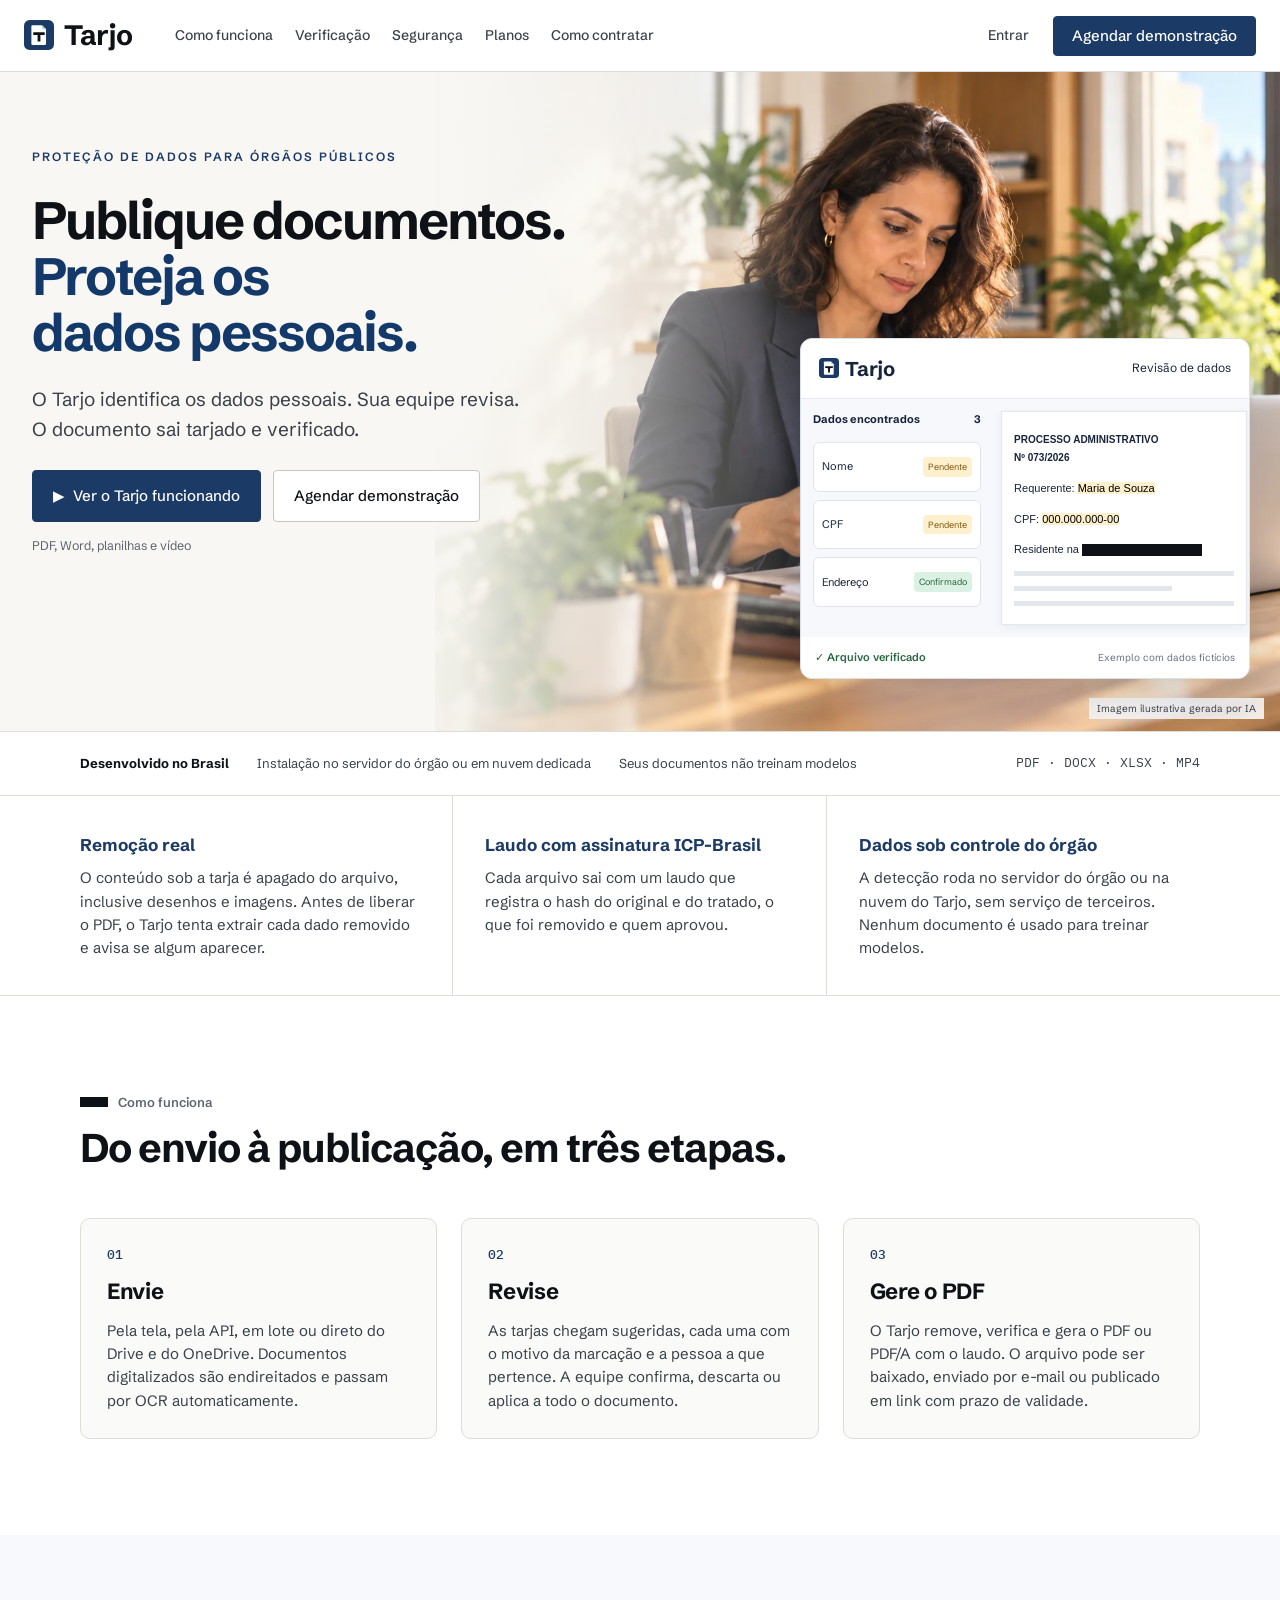
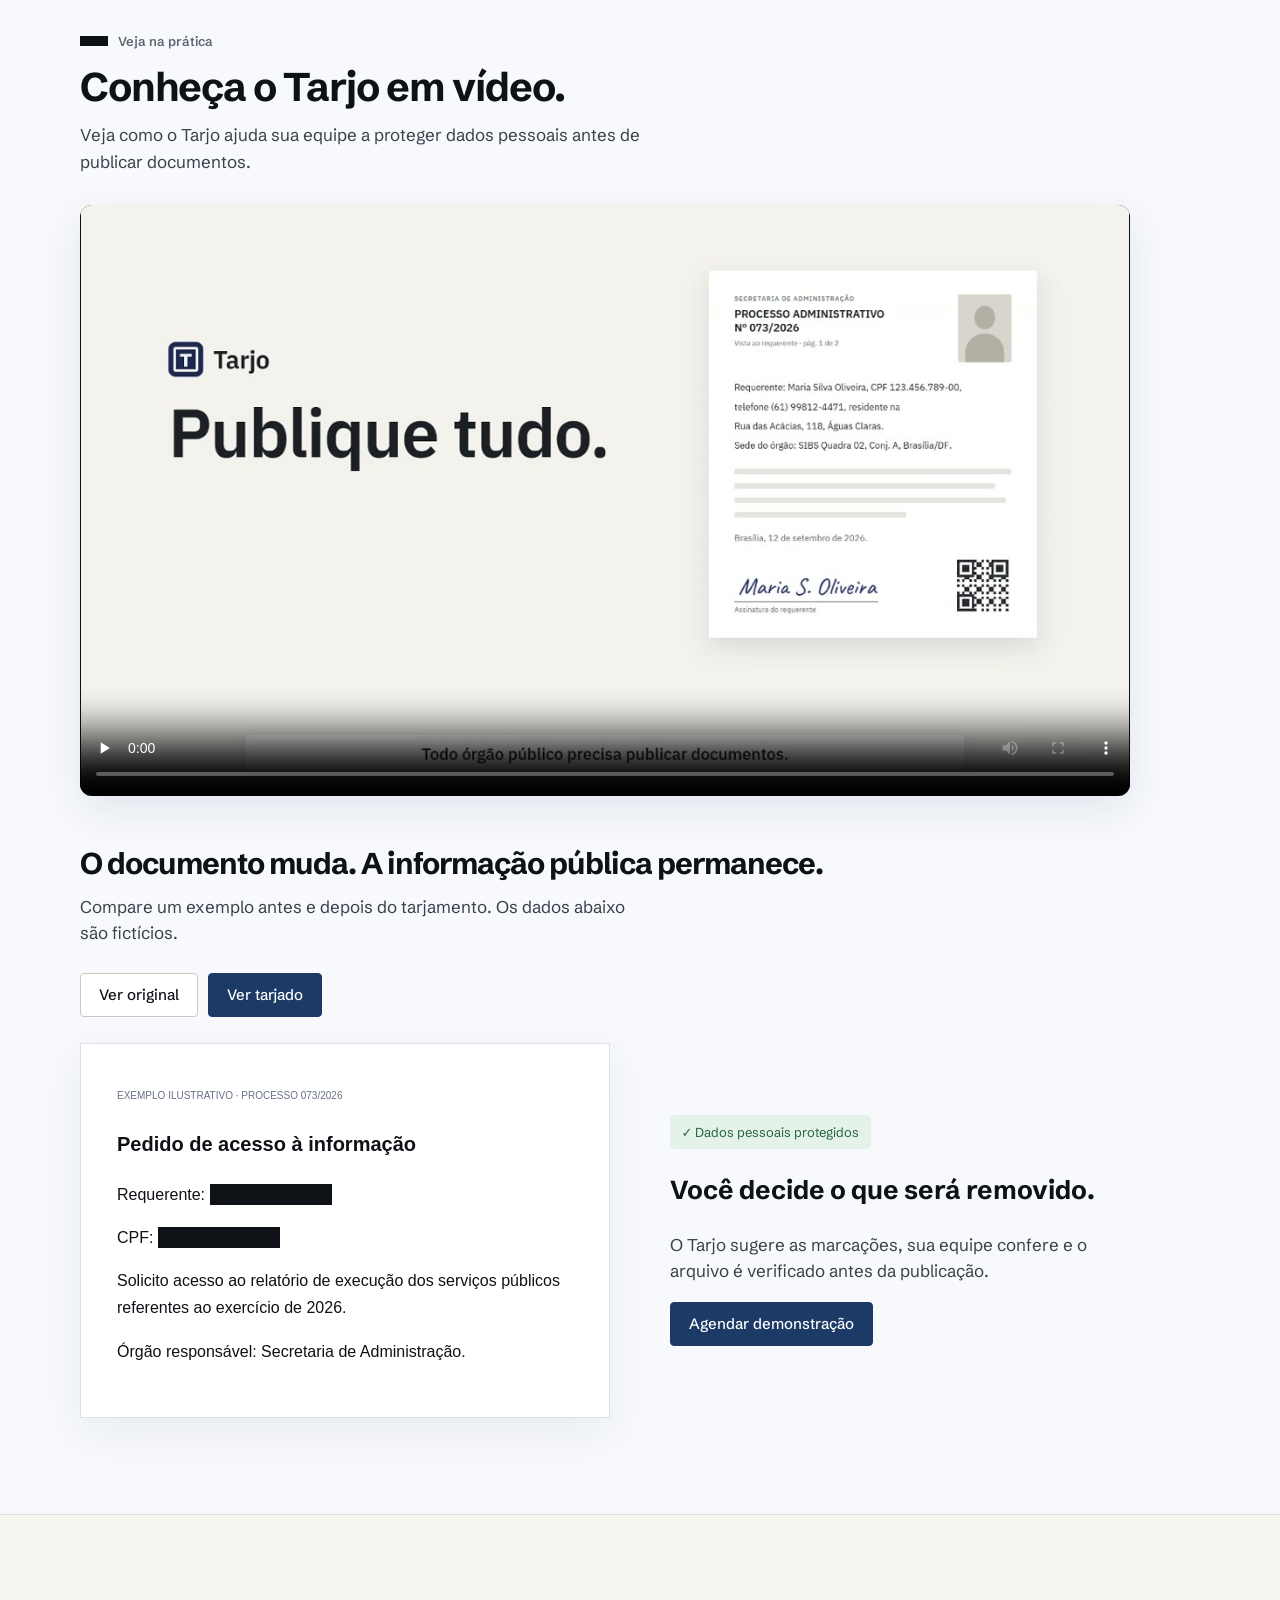
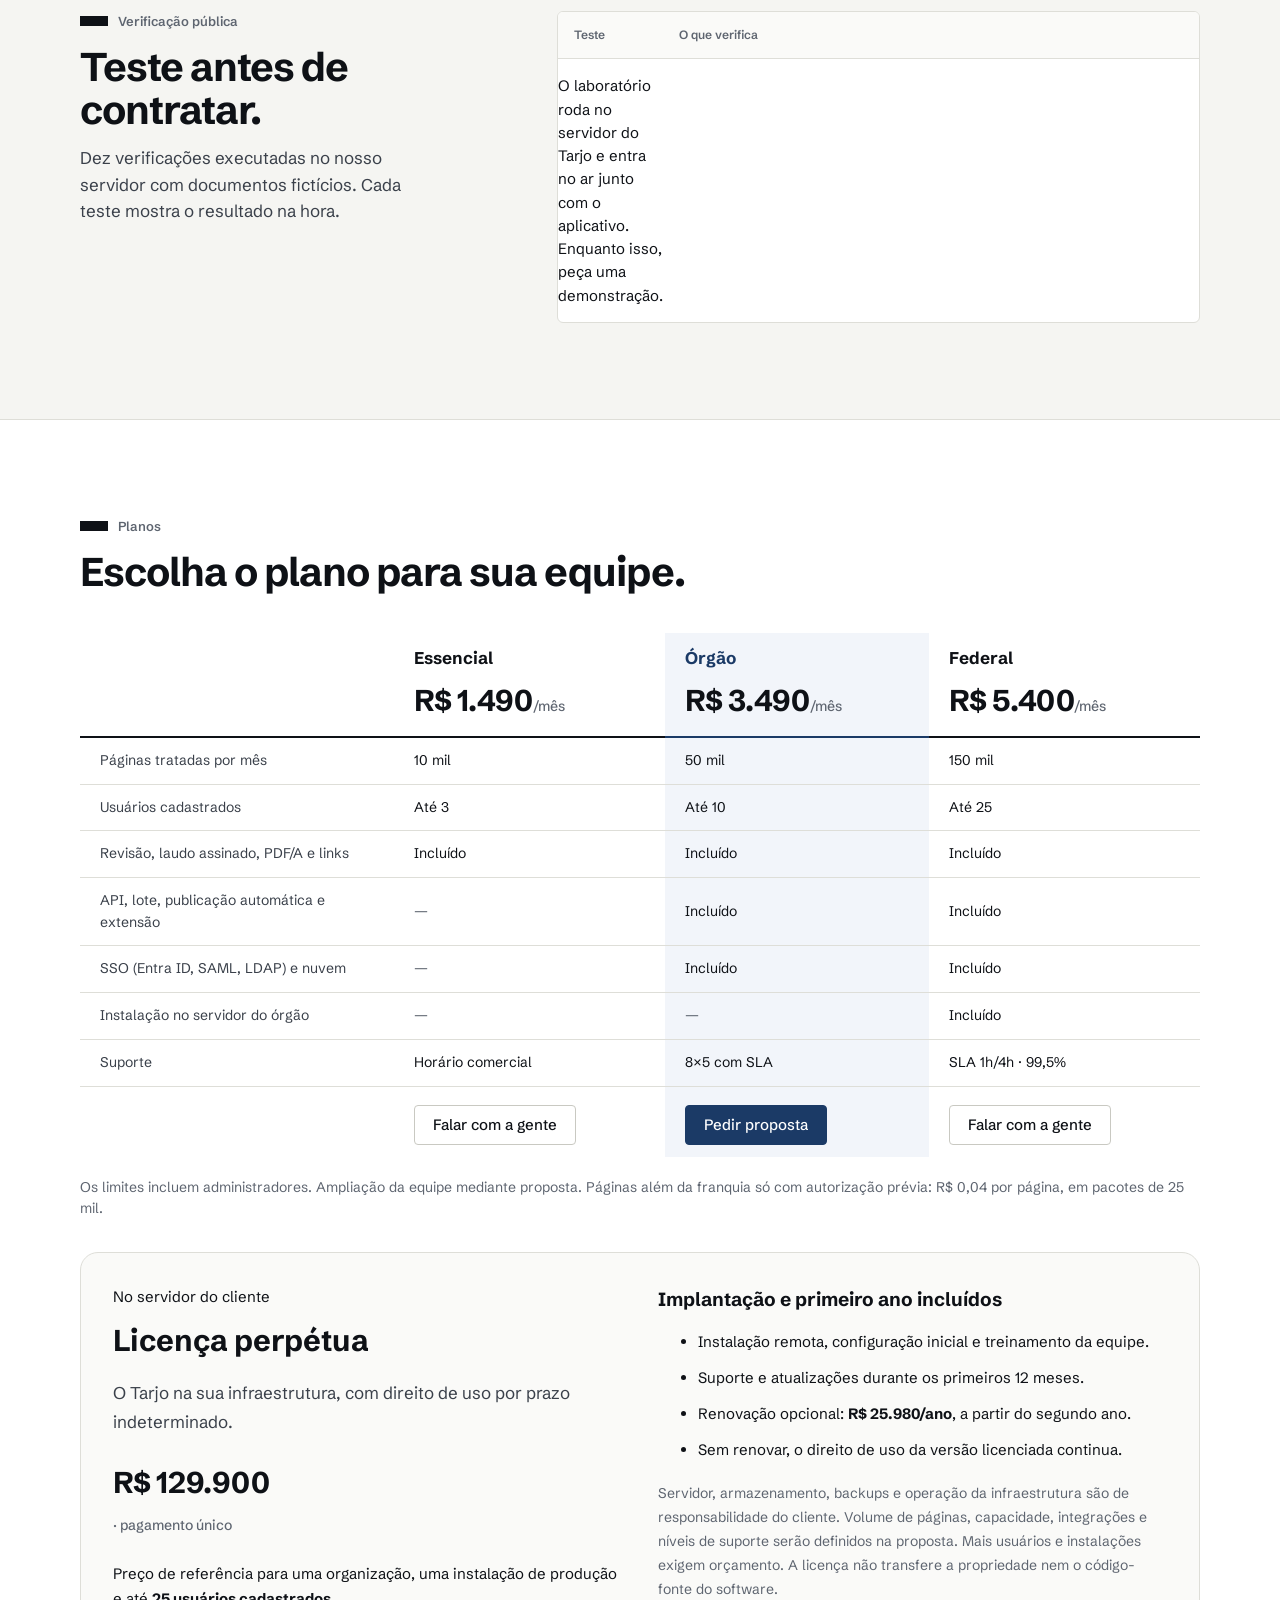
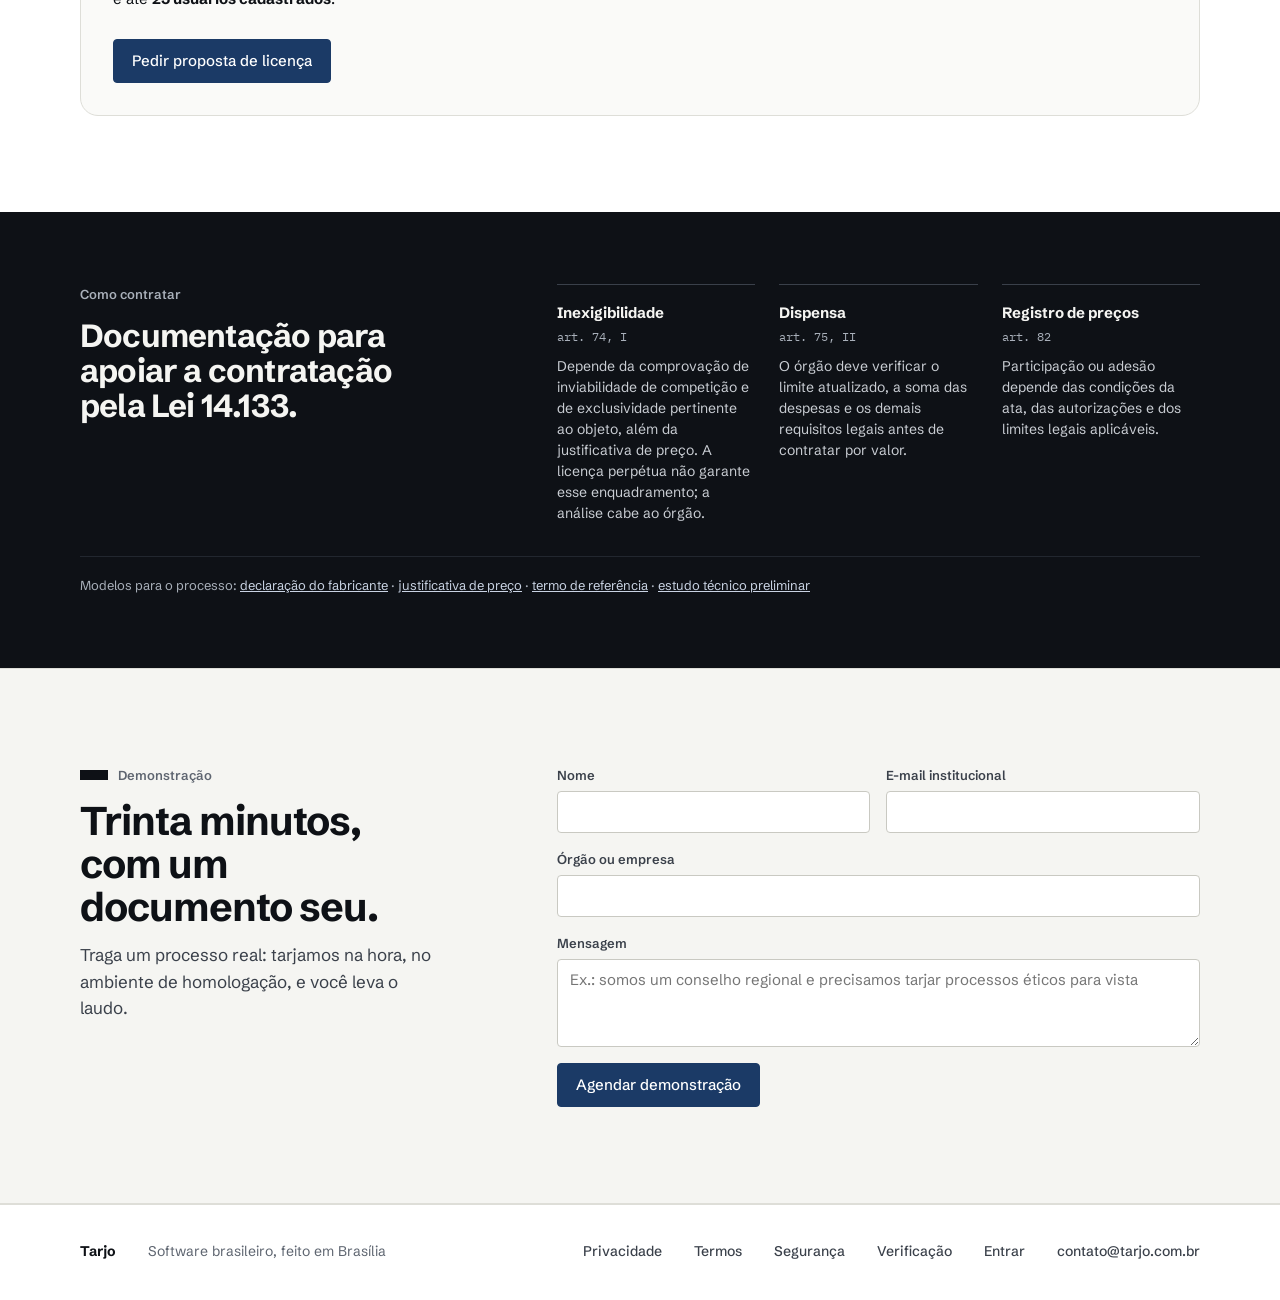
<file: index.html>
<!doctype html>
<html lang="pt-BR">
<head>
<meta charset="utf-8">
<meta name="viewport" content="width=device-width, initial-scale=1">
<title>Tarjo — tarjamento definitivo de dados pessoais</title>
<meta name="description" content="O Tarjo localiza CPF, nome, endereço, rosto, assinatura e QR Code nos documentos que o órgão precisa publicar pela LAI. A equipe confere e o arquivo sai limpo, pesquisável e com laudo assinado.">
<link rel="icon" href="icon.svg" type="image/svg+xml">
<meta property="og:title" content="Tarjo — tarjamento definitivo de dados pessoais">
<meta property="og:description" content="Remoção real, verificação por extração e laudo assinado, para órgãos que publicam documentos pela LAI e cumprem a LGPD.">
<link rel="stylesheet" href="site.css?v=0e3a4068">
</head>
<body>

<header class="cab">
  <a class="marca" href="/"><img src="icon.svg" alt=""> Tarjo</a>
  <nav class="cab-nav" aria-label="Seções">
    <a href="#como">Como funciona</a><a href="#verificacao">Verificação</a><a href="#seguranca">Segurança</a><a href="#planos">Planos</a><a href="#contratar">Como contratar</a>
  </nav>
  <div class="esp"></div>
  <a class="nl" href="https://app.tarjo.com.br/entrar">Entrar</a>
  <a class="btn primario" href="#contato">Agendar demonstração</a>
</header>

<main>
<section class="hero">
  <img class="hero-foto" src="screens/revisao-humana.webp" alt="Cena ilustrativa de uma profissional revisando documentos no escritório" fetchpriority="high" width="1536" height="1024">
  <div class="hero-txt">
    <div class="hero-pre">Proteção de dados para órgãos públicos</div>
    <h1>Publique documentos.<br><span>Proteja os<br>dados pessoais.</span></h1>
    <p>O Tarjo identifica os dados pessoais. Sua equipe revisa. O documento sai tarjado e verificado.</p>
    <div class="hero-acoes"><a class="btn primario grande" href="#demonstracao"><span aria-hidden="true">▶</span> Ver o Tarjo funcionando</a><a class="btn grande" href="#contato">Agendar demonstração</a></div>
    <small>PDF, Word, planilhas e vídeo</small>
  </div>
  <div class="hero-produto" aria-label="Prévia ilustrativa da revisão de documentos">
    <div class="preview-cab"><b><img src="icon.svg" alt=""> Tarjo</b><span>Revisão de dados</span></div>
    <div class="preview-corpo">
      <div class="preview-lista"><b>Dados encontrados <span>3</span></b><div>Nome <em>Pendente</em></div><div>CPF <em>Pendente</em></div><div>Endereço <em class="confirmado">Confirmado</em></div></div>
      <div class="preview-pagina"><b>PROCESSO ADMINISTRATIVO<br>Nº 073/2026</b><p>Requerente: <mark>Maria de Souza</mark></p><p>CPF: <mark>000.000.000-00</mark></p><p>Residente na <span class="tj" style="width:120px" aria-label="endereço removido"></span></p><div class="linhas"></div><div class="linhas curta"></div><div class="linhas"></div></div>
    </div>
    <div class="preview-pe"><span>✓ Arquivo verificado</span><small>Exemplo com dados fictícios</small></div>
  </div>
  <div class="credito">Imagem ilustrativa gerada por IA</div>
</section>
<div class="faixa">
  <span class="forte">Desenvolvido no Brasil</span>
  <span>Instalação no servidor do órgão ou em nuvem dedicada</span>
  <span>Seus documentos não treinam modelos</span>
  <span class="mono dir">PDF · DOCX · XLSX · MP4</span>
</div>

<section class="pilares" id="seguranca">
  <div><h3>Remoção real</h3><p>O conteúdo sob a tarja é apagado do arquivo, inclusive desenhos e imagens. Antes de liberar o PDF, o Tarjo tenta extrair cada dado removido e avisa se algum aparecer.</p></div>
  <div><h3>Laudo com assinatura ICP-Brasil</h3><p>Cada arquivo sai com um laudo que registra o hash do original e do tratado, o que foi removido e quem aprovou.</p></div>
  <div><h3>Dados sob controle do órgão</h3><p>A detecção roda no servidor do órgão ou na nuvem do Tarjo, sem serviço de terceiros. Nenhum documento é usado para treinar modelos.</p></div>
</section>

<section class="bloco" id="como">
  <div class="sec"><i></i>Como funciona</div>
  <h2 class="h2">Do envio à publicação, em três etapas.</h2>
  <div class="etapas">
    <div><div class="mono n">01</div><h3>Envie</h3><p>Pela tela, pela API, em lote ou direto do Drive e do OneDrive. Documentos digitalizados são endireitados e passam por OCR automaticamente.</p></div>
    <div><div class="mono n">02</div><h3>Revise</h3><p>As tarjas chegam sugeridas, cada uma com o motivo da marcação e a pessoa a que pertence. A equipe confirma, descarta ou aplica a todo o documento.</p></div>
    <div><div class="mono n">03</div><h3>Gere o PDF</h3><p>O Tarjo remove, verifica e gera o PDF ou PDF/A com o laudo. O arquivo pode ser baixado, enviado por e-mail ou publicado em link com prazo de validade.</p></div>
  </div>
</section>

<section class="bloco demo" id="demonstracao" aria-labelledby="demo-titulo">
  <div class="sec"><i></i>Veja na prática</div>
  <h2 class="h2" id="demo-titulo">Conheça o Tarjo em vídeo.</h2>
  <p class="lead">Veja como o Tarjo ajuda sua equipe a proteger dados pessoais antes de publicar documentos.</p>
  <video class="demo-video" controls preload="none" poster="video/poster.jpg" playsinline aria-label="Vídeo institucional do Tarjo">
    <source src="video/tarjo-institucional.mp4" type="video/mp4">
    Seu navegador não consegue reproduzir este vídeo. <a href="video/tarjo-institucional.mp4">Abra o vídeo institucional do Tarjo.</a>
  </video>
  <h3 class="h2 demo-comparacao">O documento muda. A informação pública permanece.</h3>
  <p class="lead">Compare um exemplo antes e depois do tarjamento. Os dados abaixo são fictícios.</p>
  <div class="demo-botoes" role="group" aria-label="Versão do exemplo"><button class="btn" data-versao="original" aria-pressed="false">Ver original</button><button class="btn primario" data-versao="tarjado" aria-pressed="true">Ver tarjado</button></div>
  <div class="demo-documento" data-tarjado="true">
    <div class="demo-papel"><small>EXEMPLO ILUSTRATIVO · PROCESSO 073/2026</small><h3>Pedido de acesso à informação</h3><p>Requerente: <span class="dado">Maria de Souza</span></p><p>CPF: <span class="dado">000.000.000-00</span></p><p>Solicito acesso ao relatório de execução dos serviços públicos referentes ao exercício de 2026.</p><p>Órgão responsável: Secretaria de Administração.</p></div>
    <div class="demo-explica"><span class="demo-selo">✓ Dados pessoais protegidos</span><h3>Você decide o que será removido.</h3><p>O Tarjo sugere as marcações, sua equipe confere e o arquivo é verificado antes da publicação.</p><a class="btn primario" href="#contato">Agendar demonstração</a></div>
  </div>
</section>

<section class="bloco papel grade12" id="verificacao">
  <div class="g-esq">
    <div class="sec"><i></i>Verificação pública</div>
    <h2 class="h2">Teste antes de contratar.</h2>
    <p class="lead">Dez verificações executadas no nosso servidor com documentos fictícios. Cada teste mostra o resultado na hora.</p>
  </div>
  <div class="g-dir tabela">
    <table>
      <thead><tr><th style="width:56px">Teste</th><th>O que verifica</th><th style="width:120px"></th></tr></thead>
      <tbody id="labGrid">
        <tr data-t="V1"><td class="mono">V1</td><td><b>Contexto.</b> Remove o endereço da pessoa e mantém o do órgão.</td><td class="d"><button class="lnk" data-run="V1">Rodar</button></td></tr>
        <tr data-t="V2"><td class="mono">V2</td><td><b>OCR.</b> Encontra dados em documento digitalizado, sem texto.</td><td class="d"><button class="lnk" data-run="V2">Rodar</button></td></tr>
        <tr data-t="V3"><td class="mono">V3</td><td><b>Imagem.</b> Tarja rosto, QR Code, assinatura e tatuagem.</td><td class="d"><button class="lnk" data-run="V3">Rodar</button></td></tr>
        <tr data-t="V4"><td class="mono">V4</td><td><b>Revisão.</b> Confirmar, descartar e tarjar manualmente.</td><td class="d"><button class="lnk" data-run="V4">Roteiro</button></td></tr>
        <tr data-t="V5"><td class="mono">V5</td><td><b>Irreversibilidade.</b> Nenhum dado removido pode ser recuperado.</td><td class="d"><button class="lnk" data-run="V5">Rodar</button></td></tr>
        <tr data-t="V6"><td class="mono">V6</td><td><b>Regras.</b> Aplica expressões e listas definidas pelo órgão.</td><td class="d"><button class="lnk" data-run="V6">Rodar</button></td></tr>
        <tr data-t="V7"><td class="mono">V7</td><td><b>API.</b> Envio, consulta e download com chave de acesso.</td><td class="d"><button class="lnk" data-run="V7">Rodar</button></td></tr>
        <tr data-t="V8"><td class="mono">V8</td><td><b>Desempenho.</b> Trata um processo de 105 páginas.</td><td class="d"><button class="lnk" data-run="V8">Rodar</button></td></tr>
        <tr data-t="V9"><td class="mono">V9</td><td><b>Publicação.</b> O portal só recebe a versão tratada.</td><td class="d"><button class="lnk" data-run="V9">Roteiro</button></td></tr>
        <tr data-t="V10"><td class="mono">V10</td><td><b>Lote.</b> Trata uma pasta inteira de uma vez.</td><td class="d"><button class="lnk" data-run="V10">Roteiro</button></td></tr>
      </tbody>
    </table>
  </div>
</section>

<section class="bloco" id="planos">
  <div class="sec"><i></i>Planos</div>
  <h2 class="h2">Escolha o plano para sua equipe.</h2>
  <div class="planos-rolar">
  <table class="planos">
    <thead><tr><th></th>
      <th><div class="p-nome">Essencial</div><div class="p-preco">R$ 1.490<span>/mês</span></div></th>
      <th class="dest"><div class="p-nome">Órgão</div><div class="p-preco">R$ 3.490<span>/mês</span></div></th>
      <th><div class="p-nome">Federal</div><div class="p-preco">R$ 5.400<span>/mês</span></div></th></tr></thead>
    <tbody>
      <tr><td>Páginas tratadas por mês</td><td>10 mil</td><td class="dest">50 mil</td><td>150 mil</td></tr>
      <tr><td>Usuários cadastrados</td><td>Até 3</td><td class="dest">Até 10</td><td>Até 25</td></tr>
      <tr><td>Revisão, laudo assinado, PDF/A e links</td><td>Incluído</td><td class="dest">Incluído</td><td>Incluído</td></tr>
      <tr><td>API, lote, publicação automática e extensão</td><td class="nao">—</td><td class="dest">Incluído</td><td>Incluído</td></tr>
      <tr><td>SSO (Entra ID, SAML, LDAP) e nuvem</td><td class="nao">—</td><td class="dest">Incluído</td><td>Incluído</td></tr>
      <tr><td>Instalação no servidor do órgão</td><td class="nao">—</td><td class="dest nao">—</td><td>Incluído</td></tr>
      <tr><td>Suporte</td><td>Horário comercial</td><td class="dest">8×5 com SLA</td><td>SLA 1h/4h · 99,5%</td></tr>
      <tr class="fim"><td></td><td><a class="btn" href="#contato" data-plano="Essencial">Falar com a gente</a></td><td class="dest"><a class="btn primario" href="#contato" data-plano="Órgão">Pedir proposta</a></td><td><a class="btn" href="#contato" data-plano="Federal">Falar com a gente</a></td></tr>
    </tbody>
  </table>
  </div>
  <p class="nota">Os limites incluem administradores. Ampliação da equipe mediante proposta. Páginas além da franquia só com autorização prévia: R$ 0,04 por página, em pacotes de 25 mil.</p>

  <article class="perpetua">
    <div><div class="pre">No servidor do cliente</div><h3>Licença perpétua</h3><p class="lead">O Tarjo na sua infraestrutura, com direito de uso por prazo indeterminado.</p><div class="p-preco">R$ 129.900<span> · pagamento único</span></div><p>Preço de referência para uma organização, uma instalação de produção e até <b>25 usuários cadastrados</b>.</p><a class="btn primario" href="#contato" data-plano="Licença perpétua — servidor do cliente">Pedir proposta de licença</a></div>
    <div><h4>Implantação e primeiro ano incluídos</h4><ul><li>Instalação remota, configuração inicial e treinamento da equipe.</li><li>Suporte e atualizações durante os primeiros 12 meses.</li><li>Renovação opcional: <b>R$ 25.980/ano</b>, a partir do segundo ano.</li><li>Sem renovar, o direito de uso da versão licenciada continua.</li></ul><p class="nota">Servidor, armazenamento, backups e operação da infraestrutura são de responsabilidade do cliente. Volume de páginas, capacidade, integrações e níveis de suporte serão definidos na proposta. Mais usuários e instalações exigem orçamento. A licença não transfere a propriedade nem o código-fonte do software.</p></div>
  </article>
</section>

<section class="contratar grade12" id="contratar">
  <div class="g-esq">
    <div class="pre">Como contratar</div>
    <h2>Documentação para apoiar a contratação pela Lei 14.133.</h2>
  </div>
  <div class="g-dir modalidades">
    <div><b>Inexigibilidade</b><div class="mono">art. 74, I</div><p>Depende da comprovação de inviabilidade de competição e de exclusividade pertinente ao objeto, além da justificativa de preço. A licença perpétua não garante esse enquadramento; a análise cabe ao órgão.</p></div>
    <div><b>Dispensa</b><div class="mono">art. 75, II</div><p>O órgão deve verificar o limite atualizado, a soma das despesas e os demais requisitos legais antes de contratar por valor.</p></div>
    <div><b>Registro de preços</b><div class="mono">art. 82</div><p>Participação ou adesão depende das condições da ata, das autorizações e dos limites legais aplicáveis.</p></div>
  </div>
  <div class="kit">Modelos para o processo: <a href="https://app.tarjo.com.br/kit/exclusividade">declaração do fabricante</a> · <a href="https://app.tarjo.com.br/kit/justificativa-preco">justificativa de preço</a> · <a href="https://app.tarjo.com.br/kit/tr">termo de referência</a> · <a href="https://app.tarjo.com.br/kit/etp">estudo técnico preliminar</a></div>
</section>

<section class="bloco papel grade12" id="contato">
  <div class="g-esq">
    <div class="sec"><i></i>Demonstração</div>
    <h2 class="h2">Trinta minutos, com um documento seu.</h2>
    <p class="lead">Traga um processo real: tarjamos na hora, no ambiente de homologação, e você leva o laudo.</p>
  </div>
  <form class="g-dir form" id="form">
    <label>Nome <input name="nome" required></label>
    <label>E-mail institucional <input name="email" type="email" required></label>
    <label class="full">Órgão ou empresa <input name="orgao"></label>
    <label class="full">Mensagem <textarea name="mensagem" rows="3" placeholder="Ex.: somos um conselho regional e precisamos tarjar processos éticos para vista"></textarea></label>
    <div class="full"><button class="btn primario grande" type="submit">Agendar demonstração</button> <span id="formMsg"></span></div>
  </form>
</section>

</main>
<footer class="rod">
  <span class="forte">Tarjo</span><span>Software brasileiro, feito em Brasília</span>
  <div class="esp"></div>
  <a class="nl" href="https://app.tarjo.com.br/privacidade">Privacidade</a><a class="nl" href="https://app.tarjo.com.br/termos">Termos</a><a class="nl" href="#seguranca">Segurança</a><a class="nl" href="#verificacao">Verificação</a><a class="nl" href="https://app.tarjo.com.br/entrar">Entrar</a><a class="nl" href="mailto:contato@tarjo.com.br">contato@tarjo.com.br</a>
</footer>

<script>
document.querySelectorAll('[data-versao]').forEach((b) => b.addEventListener('click', () => { const tarjado = b.dataset.versao === 'tarjado'; document.querySelector('.demo-documento').dataset.tarjado = String(tarjado); document.querySelectorAll('[data-versao]').forEach((a) => { const ativo = a === b; a.setAttribute('aria-pressed', String(ativo)); a.classList.toggle('primario', ativo); }); document.querySelector('.demo-selo').textContent = tarjado ? '✓ Dados pessoais protegidos' : 'Documento original · dados fictícios'; }));
const grid = document.getElementById('labGrid');
const esc = (s) => String(s ?? '').replace(/[&<>"]/g, (c) => ({ '&': '&amp;', '<': '&lt;', '>': '&gt;', '"': '&quot;' }[c]));
let TESTES = [];
function resumo(r) {
  if (!r || !r.id) return '';
  if (r.manual) return r.roteiro.map((l, i) => `${i + 1}. ${l}`).join('\n');
  const partes = [];
  if (r.aprovado != null) partes.push(r.aprovado ? 'Aprovado' : 'Reprovado');
  if (r.paginas) partes.push(`${r.paginas} páginas`);
  if (r.achados) partes.push(`${r.achados.length} tarjas: ` + [...new Set(r.achados.map((a) => a.tipo))].join(', '));
  if (r.preservados && r.preservados.length) partes.push(`preservados: ${r.preservados.map((p) => p.texto).join(' | ')}`);
  if (r.ocr && r.ocr.length) partes.push(`OCR em ${r.ocr.length} página(s)`);
  if (r.verificacao) partes.push(`verificação: ${r.verificacao.ok ? 'nada recuperável' : 'vazamento'} (${r.verificacao.testados} testados)`);
  if (r.roteiro) partes.push(r.roteiro.join('\n'));
  if (r.obs) partes.push(r.obs);
  return partes.join(' · ');
}
function mostrarRes(id, r, txt) {
  const tr = grid.querySelector(`tr[data-t="${id}"]`); if (!tr) return;
  let lin = tr.nextElementSibling; if (!lin || !lin.classList.contains('res')) { lin = document.createElement('tr'); lin.className = 'res'; lin.innerHTML = '<td></td><td colspan="2"></td>'; tr.after(lin); }
  const cel = lin.children[1]; cel.textContent = txt || resumo(r); cel.className = r && r.aprovado === true ? 'ok' : r && r.aprovado === false ? 'falhou' : '';
}
async function carregar() { try { const j = await (await fetch('https://app.tarjo.com.br/api/lab')).json(); TESTES = j.testes; for (const id of Object.keys(j.resultados || {})) mostrarRes(id, j.resultados[id]); } catch { grid.innerHTML = '<p class="cta-note">O laboratório roda no servidor do Tarjo e entra no ar junto com o aplicativo. Enquanto isso, peça uma demonstração.</p>'; } }
grid.addEventListener('click', async (e) => {
  const b = e.target.closest('[data-run]'); if (!b) return;
  const id = b.dataset.run; mostrarRes(id, null, id === 'V4' || id === 'V9' || id === 'V10' ? 'carregando o roteiro…' : 'rodando…'); b.disabled = true;
  try { const j = await (await fetch(`https://app.tarjo.com.br/api/lab/${id}/rodar`, { method: 'POST' })).json(); if (!j.ok) throw new Error(j.erro); const r = await (await fetch('https://app.tarjo.com.br/api/lab')).json(); mostrarRes(id, r.resultados[id]); } catch (x) { mostrarRes(id, null, 'erro: ' + x.message); } finally { b.disabled = false; }
});
carregar();
document.querySelectorAll('[data-plano]').forEach((a) => a.addEventListener('click', () => { const m = document.querySelector('#form textarea'); if (m && !m.value) m.value = `Gostaria de uma proposta do plano ${a.dataset.plano}.`; }));
document.getElementById('form').onsubmit = async (e) => { e.preventDefault(); const fd = new FormData(e.target); const m = document.getElementById('formMsg'); m.textContent = 'enviando…'; try { const r = await fetch('https://app.tarjo.com.br/api/contato', { method: 'POST', headers: { 'Content-Type': 'application/json' }, body: JSON.stringify(Object.fromEntries(fd)) }); if (!r.ok) throw new Error(); m.textContent = 'Recebido. Respondemos em até um dia útil.'; e.target.reset(); } catch { const corpo = `Nome: ${fd.get('nome')}
E-mail: ${fd.get('email')}
Órgão: ${fd.get('orgao')}

${fd.get('mensagem')}`; location.href = 'mailto:contato@tarjo.com.br?subject=' + encodeURIComponent('Demonstração do Tarjo — ' + (fd.get('orgao') || fd.get('nome'))) + '&body=' + encodeURIComponent(corpo); m.textContent = 'Abrindo o seu e-mail…'; } };
</script>
</body>
</html>
</file>
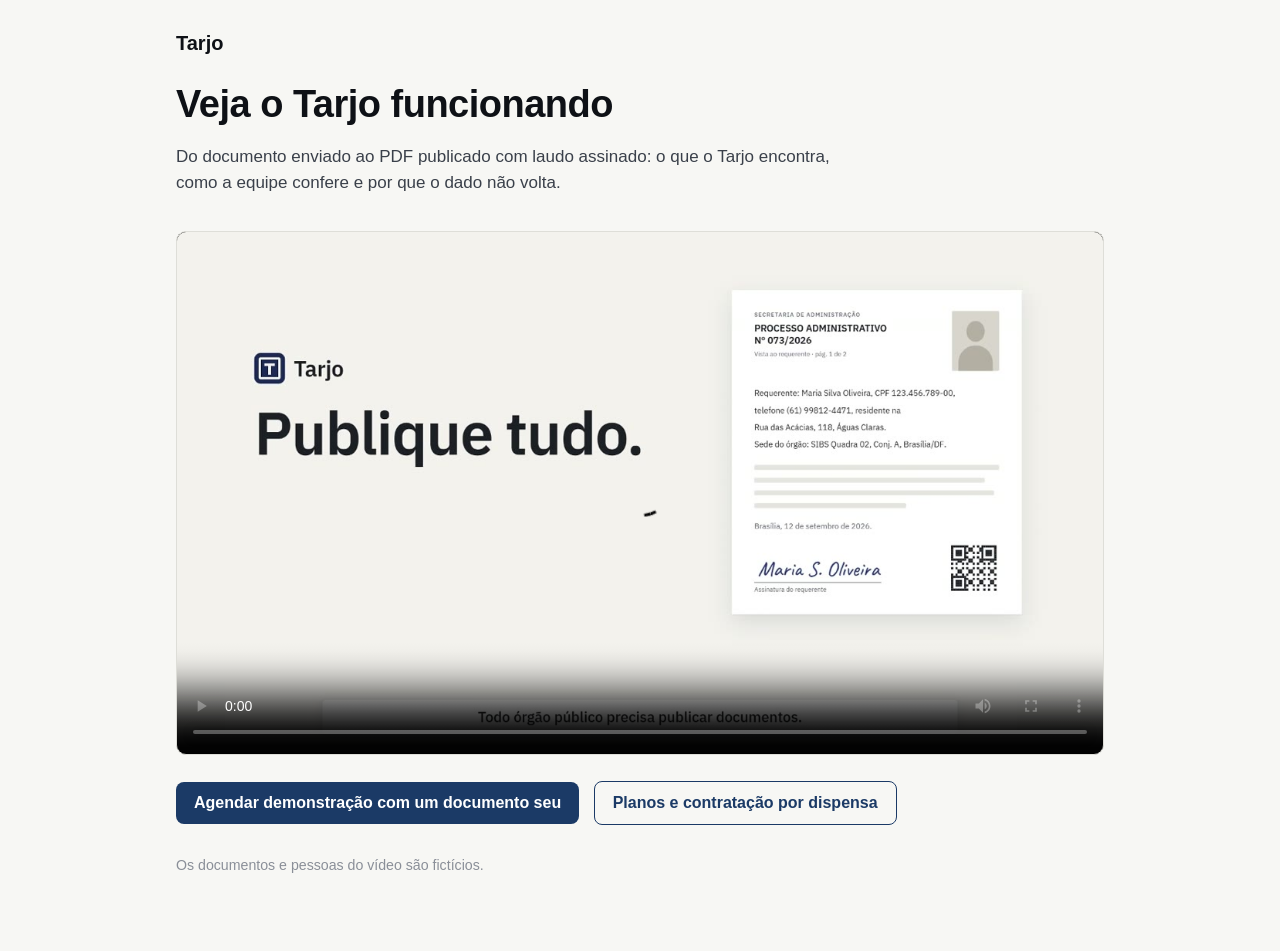
<file: video.html>
<!doctype html>
<html lang="pt-BR">
<head>
<meta charset="utf-8">
<meta name="viewport" content="width=device-width, initial-scale=1">
<title>Tarjo — veja funcionando</title>
<meta name="description" content="Em menos de três minutos: como o Tarjo encontra, remove e verifica dados pessoais em documentos públicos, com laudo assinado.">
<meta property="og:title" content="Tarjo — veja funcionando">
<meta property="og:image" content="https://tarjo.com.br/video/poster.jpg">
<link rel="icon" href="icon.svg" type="image/svg+xml">
<style>
  :root { --tinta:#0E1116; --marinho:#1B3A66; --papel:#F7F7F4; --linha:#DEDED8; --suave:#3A404A; }
  * { box-sizing:border-box; }
  body { margin:0; background:var(--papel); color:var(--tinta); font-family:'Segoe UI',Arial,sans-serif; }
  main { max-width:960px; margin:0 auto; padding:32px 16px 56px; }
  a.marca { color:var(--tinta); text-decoration:none; font-weight:700; font-size:20px; }
  h1 { font-size:clamp(26px,4vw,38px); line-height:1.15; margin:28px 0 10px; letter-spacing:-.5px; }
  p { color:var(--suave); font-size:17px; line-height:1.55; max-width:680px; }
  video { width:100%; border-radius:10px; border:1px solid var(--linha); background:#000; margin:18px 0 22px; }
  .acoes a { display:inline-block; margin:0 10px 10px 0; padding:12px 18px; border-radius:8px; text-decoration:none; font-weight:600; }
  .pri { background:var(--marinho); color:#fff; } .sec { border:1px solid var(--marinho); color:var(--marinho); }
  small { color:#8A8F98; }
</style>
</head>
<body>
<main>
  <a class="marca" href="./">Tarjo</a>
  <h1>Veja o Tarjo funcionando</h1>
  <p>Do documento enviado ao PDF publicado com laudo assinado: o que o Tarjo encontra, como a equipe confere e por que o dado não volta.</p>
  <video controls preload="metadata" poster="video/poster.jpg" playsinline>
    <source src="video/tarjo-institucional.mp4" type="video/mp4">
  </video>
  <div class="acoes">
    <a class="pri" href="./#contato">Agendar demonstração com um documento seu</a>
    <a class="sec" href="./#planos">Planos e contratação por dispensa</a>
  </div>
  <p><small>Os documentos e pessoas do vídeo são fictícios.</small></p>
</main>
</body>
</html>
</file>
<file: site.css>
/* Tarjo — site (nova direção, 25/09/2026): tinta, papel e linha; marinho só na ação principal; a tarja é o único recurso gráfico. */
@import url(base.css?v=0e3a4068);
html { scroll-behavior: smooth; }
body { background: var(--surface); color: var(--text); font: 15px/1.55 var(--font); overflow-x: hidden; }
a { color: var(--accent); } a:hover { color: var(--accent-hover); }
.esp { flex: 1; }
.nl { font-size: 14px; font-weight: 500; color: var(--text-dim); text-decoration: none; } .nl:hover { color: var(--text); }
.btn { height: 44px; padding: 0 18px; font-size: 15px; }
.btn.grande { height: 44px; }
.mono { font-family: var(--mono); }

/* cabeçalho */
.cab { position: sticky; top: 0; z-index: 20; height: 72px; display: flex; align-items: center; gap: 32px; padding: 0 80px; background: var(--surface); border-bottom: 1px solid var(--line); }
.cab .marca { font-size: 19px; } .cab .marca img { width: 26px; height: 26px; }
.cab-nav { display: flex; gap: 28px; margin-left: 24px; }
.cab-nav a { font-size: 14px; font-weight: 500; color: var(--text-dim); text-decoration: none; } .cab-nav a:hover { color: var(--text); }
.cab .btn { height: 40px; }

/* hero */
.hero { position: relative; height: 780px; overflow: hidden; background: var(--bg); border-bottom: 1px solid var(--line); }
.hero-foto { position: absolute; left: 52.8%; top: 0; width: 47.2%; height: 100%; object-fit: cover; }
.hero-txt { position: absolute; left: 80px; top: 88px; width: min(900px, calc(100% - 160px)); display: flex; flex-direction: column; align-items: flex-start; z-index: 2; }
.hero-pre { font-size: 14px; font-weight: 600; color: var(--text-dim); }
.hero h1 { margin: 24px 0 0; display: flex; flex-direction: column; align-items: flex-start; gap: 8px; font-size: 70px; font-weight: 700; letter-spacing: -2.2px; line-height: 1; }
.hero h1 span { background: var(--tarja); color: #FFFFFF; padding: 8px 20px 14px; }
.hero-txt p { margin: 32px 0 0; width: min(560px, 100%); font-size: 18px; line-height: 1.55; color: var(--text-dim); }
.hero-acoes { display: flex; gap: 12px; margin-top: 32px; flex-wrap: wrap; }
.hero-doc { position: absolute; left: 44.4%; bottom: 64px; width: 520px; background: #FFFFFF; border: 1px solid #0E1116; box-shadow: 0 24px 60px rgba(14, 17, 22, .28); z-index: 3; color: #0E1116; }
.hd-cab { height: 40px; display: flex; align-items: center; justify-content: space-between; gap: 12px; padding: 0 14px; border-bottom: 1px solid #DEDED8; font-size: 13px; }
.hd-nome { font-weight: 600; white-space: nowrap; overflow: hidden; text-overflow: ellipsis; }
.hd-st { display: inline-flex; align-items: center; gap: 6px; font-size: 12px; font-weight: 600; white-space: nowrap; } .hd-st i { width: 8px; height: 8px; background: #1B3A66; }
.hd-corpo { padding: 20px 26px; }
.doc { font-family: Arial, 'Liberation Sans', Helvetica, sans-serif; font-size: 13px; line-height: 28px; color: #111111; } .doc.b { font-weight: 700; }
.tj { display: inline-block; height: 16px; background: #0E1116; vertical-align: -3px; max-width: 40%; }
.hd-pe { display: flex; gap: 20px; padding: 10px 14px; border-top: 1px solid #DEDED8; background: #FAFAF8; font-size: 12px; color: #3A404A; } .hd-pe .mono { margin-left: auto; color: #5E6570; }
.credito { position: absolute; right: 16px; bottom: 12px; font-size: 11px; color: #FFFFFF; background: rgba(14, 17, 22, .6); padding: 3px 8px; z-index: 2; }

/* faixa de selos */
.faixa { min-height: 64px; display: flex; align-items: center; flex-wrap: wrap; gap: 12px 40px; padding: 16px 80px; border-bottom: 1px solid var(--line); font-size: 14px; color: var(--text-dim); }
.faixa .forte { font-weight: 700; color: var(--text); } .faixa .dir { margin-left: auto; }

/* pilares */
.pilares { padding: 0 80px; display: grid; grid-template-columns: repeat(3, minmax(0, 1fr)); border-bottom: 1px solid var(--line); }
.pilares > div { padding: 36px 32px; border-right: 1px solid var(--line); } .pilares > div:first-child { padding-left: 0; } .pilares > div:last-child { border-right: 0; padding-right: 0; }
.pilares h3, .etapas h3 { margin: 0; font-size: 17px; font-weight: 700; }
.pilares p { margin: 8px 0 0; font-size: 15px; line-height: 1.55; color: var(--text-dim); }

/* seções */
.bloco { padding: 96px 80px; }
.bloco.papel { background: var(--bg); border-top: 1px solid var(--line); border-bottom: 1px solid var(--line); }
.sec { font-size: 13px; font-weight: 600; color: var(--text-faint); display: flex; align-items: center; gap: 10px; } .sec i { display: inline-block; width: 28px; height: 10px; background: var(--tarja); }
.h2 { margin: 14px 0 0; font-size: 40px; font-weight: 700; letter-spacing: -1px; line-height: 1.08; }
.lead { margin: 14px 0 0; font-size: 17px; line-height: 1.55; color: var(--text-dim); max-width: 560px; }
.grade12 { display: grid; grid-template-columns: repeat(12, minmax(0, 1fr)); column-gap: 24px; }
.g-esq { grid-column: span 4; } .g-dir { grid-column: 6 / span 7; }
.etapas { display: grid; grid-template-columns: repeat(3, minmax(0, 1fr)); column-gap: 24px; margin-top: 48px; }
.etapas > div { border-top: 2px solid var(--tarja); padding-top: 20px; }
.etapas .n { font-size: 13px; color: var(--text-faint); }
.etapas h3 { margin-top: 10px; font-size: 22px; letter-spacing: -.3px; }
.etapas p { margin: 10px 0 0; font-size: 15px; line-height: 1.55; color: var(--text-dim); }

/* verificação */
.tabela { background: var(--surface); border: 1px solid var(--line); border-radius: var(--r-lg); overflow: hidden; align-self: start; }
.tabela table { width: 100%; border-collapse: collapse; }
.tabela th { padding: 14px 16px; border-bottom: 1px solid var(--line); background: var(--surface-2); font-size: 12px; font-weight: 600; color: var(--text-faint); text-align: left; }
.tabela td { padding: 14px 16px; border-bottom: 1px solid var(--line); font-size: 14px; vertical-align: top; }
.tabela tbody tr:last-child td { border-bottom: 0; }
.tabela td.d { text-align: right; }
.lnk { border: 0; background: none; padding: 0; font: 500 14px var(--font); color: var(--accent); cursor: pointer; text-decoration: underline; text-underline-offset: 2px; }
.lnk:hover { color: var(--accent-hover); } .lnk[disabled] { color: var(--text-faint); cursor: default; }
.tabela tr.res td { padding-top: 0; font-size: 13px; color: var(--text-dim); white-space: pre-line; }
.tabela tr.res td.ok { color: var(--ok-texto); } .tabela tr.res td.falhou { color: var(--danger); }

/* planos */
.planos-rolar { overflow-x: auto; margin-top: 40px; }
.planos { width: 100%; min-width: 720px; border-collapse: collapse; }
.planos th, .planos td { font-size: 14px; padding: 12px 20px; border-bottom: 1px solid var(--line); text-align: left; }
.planos th { border-bottom: 2px solid var(--tarja); vertical-align: bottom; }
.planos th:first-child { width: 28%; }
.planos td:first-child { color: var(--text-dim); }
.planos .dest { background: var(--sel-linha); }
.planos th.dest { border-bottom-color: var(--accent); } .planos th.dest .p-nome { color: var(--accent); }
.planos .nao { color: var(--text-faint); }
.p-nome { font-size: 17px; font-weight: 700; }
.p-preco { font-size: 30px; font-weight: 700; letter-spacing: -.6px; margin-top: 6px; } .p-preco span { font-size: 14px; font-weight: 500; color: var(--text-faint); letter-spacing: 0; }
.planos tr.fim td { border-bottom: 0; padding-top: 18px; }
.planos .btn { height: 40px; }
.nota { margin: 20px 0 0; font-size: 14px; color: var(--text-faint); }

/* como contratar */
.contratar { padding: 72px 80px; background: #0E1116; color: #F5F5F2; row-gap: 32px; }
.contratar .pre { font-size: 13px; font-weight: 600; color: #A9B0BA; }
.contratar h2 { margin: 14px 0 0; font-size: 32px; font-weight: 700; letter-spacing: -.8px; line-height: 1.1; color: #F5F5F2; }
.modalidades { display: grid; grid-template-columns: repeat(3, minmax(0, 1fr)); column-gap: 24px; }
.modalidades > div { border-top: 1px solid #3A404A; padding-top: 16px; }
.modalidades .mono { font-size: 12px; color: #A9B0BA; margin-top: 4px; }
.modalidades p { margin: 10px 0 0; font-size: 14px; line-height: 1.5; color: #C9CDD3; }
.kit { grid-column: 1 / -1; font-size: 13px; color: #A9B0BA; border-top: 1px solid #22272F; padding-top: 18px; }
.kit a { color: #C9D3E3; }

/* contato */
.form { display: grid; grid-template-columns: 1fr 1fr; gap: 16px; align-self: start; }
.form label { display: flex; flex-direction: column; gap: 6px; font-size: 13px; font-weight: 600; color: var(--text-dim); margin: 0; }
.form .full { grid-column: 1 / -1; }
.form input, .form textarea { font-size: 15px; font-weight: 400; width: 100%; }
.form input { height: 42px; }
#formMsg { margin-left: 10px; font-size: 14px; color: var(--text-dim); }

/* rodapé */
.rod { min-height: 96px; display: flex; align-items: center; flex-wrap: wrap; gap: 12px 32px; padding: 20px 80px; font-size: 14px; color: var(--text-faint); border-top: 1px solid var(--line); }
.rod .forte { font-weight: 700; color: var(--text); }

@media (max-width: 1180px) {
  .cab, .faixa, .pilares, .bloco, .contratar, .rod { padding-left: 40px; padding-right: 40px; }
  .cab-nav { display: none; }
  .hero { height: auto; padding: 56px 40px 40px; display: flex; flex-direction: column; gap: 32px; }
  .hero-foto { left: auto; right: 0; width: 40%; opacity: .25; }
  .hero-txt, .hero-doc { position: relative; left: auto; top: auto; bottom: auto; width: auto; max-width: 560px; }
  .hero h1 { font-size: 52px; letter-spacing: -1.6px; }
}
@media (max-width: 760px) {
  .cab { padding: 0 16px; gap: 12px; height: 60px; } .cab .nl { display: none; } .cab .btn { height: 36px; padding: 0 12px; font-size: 13px; }
  .faixa, .pilares, .bloco, .contratar, .rod { padding-left: 16px; padding-right: 16px; }
  .hero { padding: 36px 16px 28px; } .hero-foto { display: none; }
  .hero h1 { font-size: 34px; letter-spacing: -1px; } .hero h1 span { padding: 6px 12px 10px; }
  .hero-txt p { font-size: 16px; }
  .hd-pe { flex-wrap: wrap; gap: 6px 14px; } .hd-pe .mono { margin-left: 0; } .hd-corpo { padding: 14px 16px; }
  .credito { display: none; }
  .faixa .dir { margin-left: 0; }
  .pilares { grid-template-columns: 1fr; } .pilares > div { padding: 24px 0; border-right: 0; border-bottom: 1px solid var(--line); } .pilares > div:last-child { border-bottom: 0; }
  .bloco { padding-top: 56px; padding-bottom: 56px; }
  .h2 { font-size: 28px; letter-spacing: -.6px; }
  .etapas, .modalidades { grid-template-columns: 1fr; row-gap: 24px; }
  .grade12 { display: block; } .g-dir { margin-top: 28px; }
  .form { grid-template-columns: 1fr; }
  .contratar h2 { font-size: 24px; }
}

/* Abertura com contexto humano e prévia de revisão. */
.demo-video { display:block;width:100%;max-width:1050px;height:auto;aspect-ratio:16/9;object-fit:contain;background:#0e1116;border-radius:12px;margin-top:30px;box-shadow:0 14px 40px #142d5018; }
.demo-comparacao { margin-top:52px;font-size:30px; }
.cab { padding-inline: max(24px, calc((100vw - 1320px)/2)); gap:24px; }
.cab .marca { font-size:28px; } .cab .marca img { width:30px;height:30px; }
.cab-nav { gap:22px; margin-left:18px; }
.hero { height:660px; background:#f8f7f3; }
.hero-foto { left:34%;width:66%;object-position:60% 35%; }
.hero::after { content:'';position:absolute;inset:0;background:linear-gradient(90deg,#f8f7f3 0%,#f8f7f3 27%,rgba(248,247,243,.94) 36%,rgba(248,247,243,.05) 65%);pointer-events:none; }
.hero-txt { left:max(32px,calc((100vw - 1320px)/2));top:76px;width:51%;max-width:670px; }
.hero-pre { text-transform:uppercase;letter-spacing:2px;font-size:12px;color:var(--accent); }
.hero h1 { display:block;font-size:clamp(42px,4.1vw,62px);letter-spacing:-2px;line-height:1.07;margin-top:26px; }
.hero h1 span { padding:0;background:none;color:#123969; }
.hero-txt p { max-width:500px;font-size:19px;margin-top:24px; }
.hero-acoes { margin-top:26px;gap:12px; } .hero-acoes .btn { height:52px;padding-inline:20px; }
.hero-txt small { margin-top:14px;color:var(--text-faint); }
.hero-produto { position:absolute;right:max(30px,calc((100vw - 1320px)/2));bottom:52px;width:450px;z-index:3;border:1px solid #dce1e9;border-radius:12px;background:white;box-shadow:0 20px 60px #142d5033;overflow:hidden;color:#18243b; }
.preview-cab { display:flex;align-items:center;justify-content:space-between;padding:14px 18px;border-bottom:1px solid #e7eaf0;font-size:12px; }
.preview-cab b { display:flex;gap:6px;align-items:center;font-size:20px; } .preview-cab img { width:20px;height:20px; }
.preview-corpo { display:grid;grid-template-columns:42% 58%;padding:12px;background:#f6f8fb;gap:10px; }
.preview-lista { font-size:11px; padding-right:10px; }
.preview-lista>b { display:flex;justify-content:space-between;margin-bottom:14px; }
.preview-lista>div { display:flex;justify-content:space-between;align-items:center;padding:14px 8px;border:1px solid #e0e5ed;background:white;border-radius:6px;margin-bottom:8px;gap:6px; }
.preview-lista em { font-style:normal;font-size:9px;background:#fff0cd;color:#815710;padding:3px 5px;border-radius:4px; }.preview-lista em.confirmado { background:#dbf1e4;color:#24653c; }
.preview-pagina { background:white;border:1px solid #e4e7ed;padding:18px 12px;box-shadow:0 2px 8px #142d5010;font:11px/1.7 Arial,sans-serif; }
.preview-pagina>b { font-size:10px; }.preview-pagina p { margin:12px 0; }.preview-pagina mark { background:#fff0cd; }.preview-pagina .tj { max-width:55%;height:12px; }
.linhas { height:5px;background:#e3e6eb;margin-top:10px; }.linhas.curta { width:72%; }
.preview-pe { display:flex;align-items:center;justify-content:space-between;padding:12px 14px;font-size:11px;gap:8px; }.preview-pe>span { color:#24653c;font-weight:600; }.preview-pe small { color:#687184;font-size:10px; }
.credito { color:#3a404a;background:#ffffffdf;font-size:10px; }
.faixa { font-size:13px;gap:12px 28px; }
.pilares h3 { color:var(--accent); }
.etapas { gap:24px; }.etapas>div { border:1px solid var(--line);padding:26px;border-radius:10px;background:var(--surface-2); }.etapas .n { color:var(--accent);font-weight:600; }
.demo { background:#f7f9fc;scroll-margin-top:90px; }.demo .h2 { max-width:900px; }.demo-botoes { display:flex;gap:10px;margin:26px 0; }
.demo-documento { display:grid;grid-template-columns:1.15fr 1fr;gap:60px;align-items:center;max-width:1050px; }.demo-papel { background:white;border:1px solid #dce1e9;box-shadow:0 14px 40px #142d5010;padding:36px;font:16px/1.7 Arial,sans-serif; }.demo-papel small { font-size:10px;color:#687184; }.demo-papel h3 { font-size:20px; }.demo-papel .dado { padding:2px 5px; }
.demo-documento[data-tarjado="true"] .dado { background:#0e1116;color:transparent;user-select:none; }
.demo-explica h3 { font-size:26px;line-height:1.2; }.demo-explica p { color:var(--text-dim);font-size:17px; }.demo-selo { display:inline-block;padding:7px 12px;border-radius:5px;background:#e4f2e9;color:#24653c;font-size:13px; }
@media(min-width:1600px) { .hero-foto { object-position:60% 40%; } }
@media(max-width:1180px) { .hero { height:640px;padding:0;display:block; }.hero-foto { opacity:1;width:72%;left:28%; }.hero-txt { left:32px;top:64px;width:55%;max-width:none; }.hero h1 { font-size:48px; }.hero-produto { right:24px;bottom:34px;width:380px; }.hero-acoes { max-width:340px; }.hero-acoes .btn { width:100%; }.preview-corpo { grid-template-columns:42% 55%; } }
@media(max-width:760px) {
 .cab { padding:0 16px; }.cab .marca { font-size:23px; }.cab .marca img { width:25px;height:25px; }
 .hero { height:auto;display:flex;flex-direction:column;padding:36px 20px 24px;gap:0; }
 .hero::after { display:none; }.hero-txt { position:relative;left:auto;top:auto;width:100%;max-width:none; }.hero h1 { font-size:clamp(34px,8vw,50px);letter-spacing:-1.4px; }.hero-pre { font-size:10px;letter-spacing:1.4px; }.hero h1 span { padding:0; }.hero-txt p { font-size:17px;margin-top:20px; }.hero-acoes { max-width:none; }.hero-acoes .btn { width:100%;height:48px; }
 .hero-foto { display:block;position:relative;left:auto;top:auto;width:calc(100% + 40px);margin:28px -20px 0;height:330px;object-position:60% 30%;opacity:1;order:2; }
 .hero-produto { position:relative;right:auto;bottom:auto;width:100%;margin-top:-56px;order:3; }.credito { position:relative;right:auto;bottom:auto;display:block;align-self:flex-end;order:4;margin-top:8px;background:none; }
 .preview-cab { padding:12px; }.preview-corpo { gap:8px;padding:8px;grid-template-columns:42% 55%; }.preview-lista { padding-right:0; }.preview-lista>div { padding:10px 5px;font-size:10px; }.preview-lista em { font-size:8px; }.preview-pagina { padding:12px 8px;font-size:10px; }.preview-pe { padding:10px;font-size:10px; }.preview-pe small { font-size:9px; }
 .etapas>div { padding:24px; }.demo-documento { grid-template-columns:1fr;gap:20px; }.demo-papel { padding:24px;font-size:14px; }.demo-explica h3 { font-size:23px; }
}
@media(prefers-reduced-motion:reduce) { html { scroll-behavior:auto; } }
@media(max-width:380px) { .cab { gap:8px; }.cab .btn { font-size:11px;padding-inline:8px; }.cab .marca { font-size:21px;gap:6px; }.hero-produto { min-width:0; }.preview-lista>div { flex-wrap:wrap; }.preview-pe { flex-wrap:wrap; } }

.perpetua{display:grid;grid-template-columns:1fr 1fr;gap:36px;padding:32px;margin-top:32px;border:1px solid var(--line);border-radius:18px;background:var(--surface-2)}
.perpetua h3{font-size:30px;margin:10px 0}.perpetua h4{font-size:19px;margin:0 0 16px}.perpetua li{margin-bottom:12px;line-height:1.6}.perpetua .p-preco{margin:24px 0}.perpetua .p-preco span{display:block;font-size:14px;margin-top:8px}.perpetua p{line-height:1.7}.perpetua .btn{margin-top:12px}@media(max-width:760px){.perpetua{grid-template-columns:1fr;padding:22px;gap:24px}.perpetua .p-preco{font-size:32px}}
</file>
